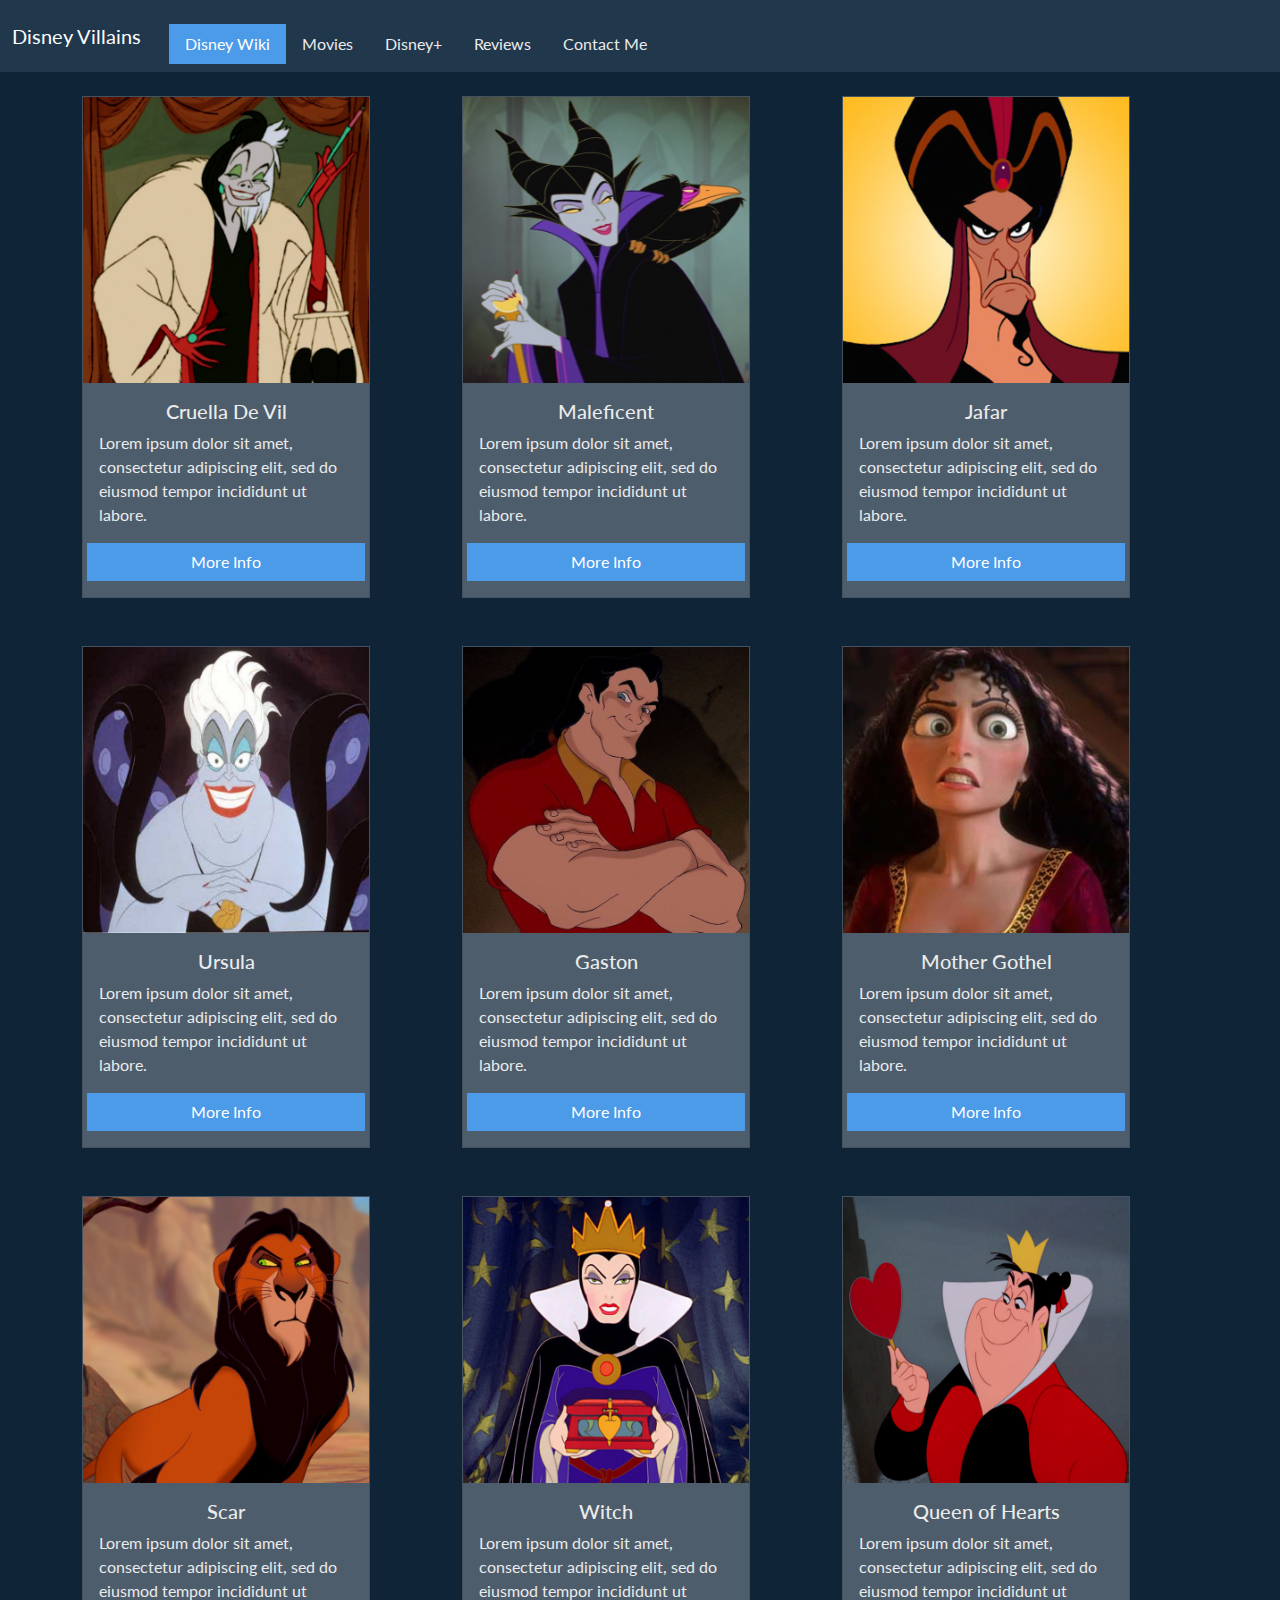
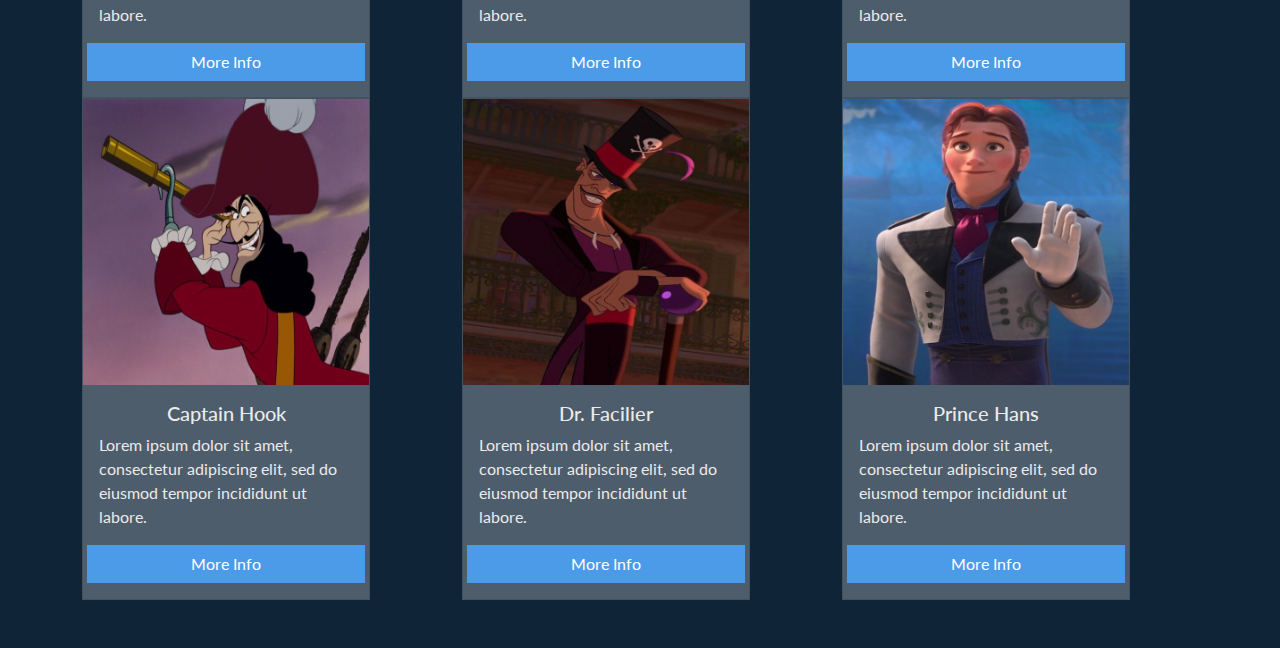
<file: index.html>
<!DOCTYPE html>
<html lang="en">
  <head>
    <meta charset="UTF-8" />
    <meta http-equiv="X-UA-Compatible" content="IE=edge" />
    <meta name="viewport" content="width=device-width, initial-scale=1.0" />
    <title>Disney Villains</title>
    <!-- CSS only -->
    <link
      href="https://cdn.jsdelivr.net/npm/bootstrap@5.0.2/dist/css/bootstrap.min.css"
      rel="stylesheet"
      integrity="sha384-EVSTQN3/azprG1Anm3QDgpJLIm9Nao0Yz1ztcQTwFspd3yD65VohhpuuCOmLASjC"
      crossorigin="anonymous"/>
    <link rel="stylesheet" href="css/style.css" />
 <link rel="stylesheet" href="css/bootstrap.min (15).css">
 <link rel="stylesheet" href="https://pro.fontawesome.com/releases/v5.10.0/css/all.css" integrity="sha384-AYmEC3Yw5cVb3ZcuHtOA93w35dYTsvhLPVnYs9eStHfGJvOvKxVfELGroGkvsg+p" crossorigin="anonymous"/>

  </head>
<body>
    <nav class="navbar navbar-expand-sm bg-dark navbar-dark fixed-top">
      <div class="container-fluid">
        <a class="navbar-brand" href="./index.html"><i class="fas fa-skull-crossbones"></i> Disney Villains  <i class="fas fa-skull-crossbones"></i></a>

        <div class="container mt-3">

          <ul class="nav nav-pills">
            <li class="nav-item">
              <a class="nav-link active" href="https://disney.fandom.com/wiki/The_Disney_Wiki">Disney Wiki</a>
            </li>
            <li class="nav-item">
              <a class="nav-link" href="./movies.html">Movies</a>
            </li>
            <li class="nav-item">
              <a class="nav-link" href="https://www.disneyplus.com/">Disney+</a>
            </li>
            <li class="nav-item">
                <a class="nav-link" href="./reviews.html">Reviews</a>
              </li>
            <li class="nav-item">
                <a class="nav-link" href="./contact.html">Contact Me</a>
              </li>
          </ul>
      </div>
    </nav>
    </div>
</div>

<br>
<br>
<br>
<br>

<div class="container">
    <div class="row">
      <div class="col-sm mb-5">
        <div class="card" style="width: 18rem;">

       

          <img src="./img/villains/cruella.png" class="card-img-top" alt="Cruella De Vil">
          <div class="card-body">
            <h5 class="card-title">Cruella De Vil</h5>
            <p class="card-text">Lorem ipsum dolor sit amet, consectetur adipiscing elit, sed do eiusmod tempor incididunt ut labore.</p>
            <a href="https://disney.fandom.com/wiki/Cruella_De_Vil" class="btn btn-primary row d-flex justify-content-center align-content-center">More Info</a>
          </div>
        </div>
      </div>

      <div class="col-sm">
        <div class="card" style="width: 18rem;">
          <img src="./img/villains/maleficent.jpeg" class="card- img-top" alt="Maleficent"> 
  
     <div class="card-body">
                <h5 class="card-title">Maleficent</h5>
                <p class="card-text">Lorem ipsum dolor sit amet, consectetur adipiscing elit, sed do eiusmod tempor incididunt ut labore.</p>
                <a href="https://disney.fandom.com/wiki/Maleficent" class="btn btn-primary row d-flex justify-content-center align-content-center">More Info</a>

            </div>  
        </div>                 
     </div>  

      <div class="col-sm">
        <div class="card" style="width: 18rem;">
          <img src="./img/villains/jafar.jpeg" class="card-img-top" alt="Jafar">
          <div class="card-body">
            <h5 class="card-title">Jafar</h5>
            <p class="card-text">Lorem ipsum dolor sit amet, consectetur adipiscing elit, sed do eiusmod tempor incididunt ut labore.</p>
            <a href="https://disney.fandom.com/wiki/Jafar" class="btn btn-primary row d-flex justify-content-center align-content-center">More Info</a>
          </div>
        </div>
      </div>
 
 <div class="col-sm">
        <div class="card" style="width: 18rem;">
<img src="./img/villains/ursula.png" class="card- img-top" alt="Ursula"> 
   <div class="card-body">
                <h5 class="card-title">Ursula</h5>
                <p class="card-text">Lorem ipsum dolor sit amet, consectetur adipiscing elit, sed do eiusmod tempor incididunt ut labore.</p>
                <a href="https://disney.fandom.com/wiki/Ursula" class="btn btn-primary row d-flex justify-content-center align-content-center">More Info</a>  
           </div>  
     </div>                 
</div>  



<div class="col-sm mb-5">
    <div class="card" style="width: 18rem;">
<img src="./img/villains/Gaston.jpeg" class="card- img-top" alt="Gaston"> 
<div class="card-body">
            <h5 class="card-title">Gaston</h5>
            <p class="card-text">Lorem ipsum dolor sit amet, consectetur adipiscing elit, sed do eiusmod tempor incididunt ut labore.</p>
            <a href="https://disney.fandom.com/wiki/Gaston" class="btn btn-primary row d-flex justify-content-center align-content-center">More Info</a>  
       </div>  
 </div>                 
</div> 


<div class="col-sm">
    <div class="card" style="width: 18rem;">
<img src="./img/villains/mother.jpeg" class="card- img-top" alt="Mother Gothel"> 
<div class="card-body">
            <h5 class="card-title">Mother Gothel</h5>
            <p class="card-text">Lorem ipsum dolor sit amet, consectetur adipiscing elit, sed do eiusmod tempor incididunt ut labore.</p>
            <a href="https://disney.fandom.com/wiki/Mother_Gothel" class="btn btn-primary row d-flex justify-content-center align-content-center">More Info</a>  
       </div>  
 </div>                 
</div> 



<div class="col-sm">
    <div class="card" style="width: 18rem;">
<img src="./img/villains/scar.png" class="card- img-top" alt="Scar"> 
<div class="card-body">
            <h5 class="card-title">Scar</h5>
            <p class="card-text">Lorem ipsum dolor sit amet, consectetur adipiscing elit, sed do eiusmod tempor incididunt ut labore.</p>
            <a href="https://disney.fandom.com/wiki/Scar" class="btn btn-primary row d-flex justify-content-center align-content-center">More Info</a>  
       </div>  
 </div>                 
</div> 


<div class="col-sm">
    <div class="card" style="width: 18rem;">
<img src="./img/villains/Witch.jpeg" class="card- img-top" alt="The Evil Queen"> 
<div class="card-body">
            <h5 class="card-title">Witch</h5>
            <p class="card-text">Lorem ipsum dolor sit amet, consectetur adipiscing elit, sed do eiusmod tempor incididunt ut labore.</p>
            <a href="https://disney.fandom.com/wiki/The_Evil_Queen" class="btn btn-primary row d-flex justify-content-center align-content-center">More Info</a>  
       </div>  
 </div>                 
</div> 


<div class="col-sm">
    <div class="card" style="width: 18rem;">
<img src="./img/villains/Queen.png" class="card- img-top" alt="Queen of Hearts">
<div class="card-body">
            <h5 class="card-title">Queen of Hearts</h5>
            <p class="card-text">Lorem ipsum dolor sit amet, consectetur adipiscing elit, sed do eiusmod tempor incididunt ut labore.</p>
            <a href="https://disney.fandom.com/wiki/Queen_of_Hearts" class="btn btn-primary row d-flex justify-content-center align-content-center">More Info</a>  
       </div>  
 </div>                 
</div> 


<div class="col-sm">
    <div class="card" style="width: 18rem;">
<img src="./img/villains/hook.jpeg" class="card- img-top" alt="Captain Hook"> 
<div class="card-body">
            <h5 class="card-title">Captain Hook</h5>
            <p class="card-text">Lorem ipsum dolor sit amet, consectetur adipiscing elit, sed do eiusmod tempor incididunt ut labore.</p>
            <a href="https://disney.fandom.com/wiki/Captain_Hook" class="btn btn-primary row d-flex justify-content-center align-content-center">More Info</a>  
       </div>  
 </div>                 
</div> 


<div class="col-sm">
    <div class="card" style="width: 18rem;">
<img src="./img/villains/doc.jpg" class="card- img-top" alt="Dr. Facilier"> 
<div class="card-body">
            <h5 class="card-title">Dr. Facilier</h5>
            <p class="card-text">Lorem ipsum dolor sit amet, consectetur adipiscing elit, sed do eiusmod tempor incididunt ut labore.</p>
            <a href="https://disney.fandom.com/wiki/Dr._Facilier" class="btn btn-primary row d-flex justify-content-center align-content-center">More Info</a>  
       </div>  
 </div>                 
</div> 


<div class="col-sm mb-5">
    <div class="card" style="width: 18rem;">
<img src="./img/villains/Hans.jpeg" class="card- img-top" alt="Prince Hans"> 
<div class="card-body">
            <h5 class="card-title">Prince Hans</h5>
            <p class="card-text">Lorem ipsum dolor sit amet, consectetur adipiscing elit, sed do eiusmod tempor incididunt ut labore.</p>
            <a href="https://disney.fandom.com/wiki/Hans" class="btn btn-primary row d-flex justify-content-center align-content-center">More Info</a>  
       </div>  
 </div>                 
</div> 

    <script
      src="https://code.jquery.com/jquery-3.6.0.js"
      integrity="sha256-H+K7U5CnXl1h5ywQfKtSj8PCmoN9aaq30gDh27Xc0jk="
      crossorigin="anonymous"
    ></script>
    
    <!-- JavaScript Bundle with Popper -->
    <script
      src="https://cdn.jsdelivr.net/npm/bootstrap@5.0.2/dist/js/bootstrap.bundle.min.js"
      integrity="sha384-MrcW6ZMFYlzcLA8Nl+NtUVF0sA7MsXsP1UyJoMp4YLEuNSfAP+JcXn/tWtIaxVXM"
      crossorigin="anonymous"
    ></script>
  </body>
</html>
</file>
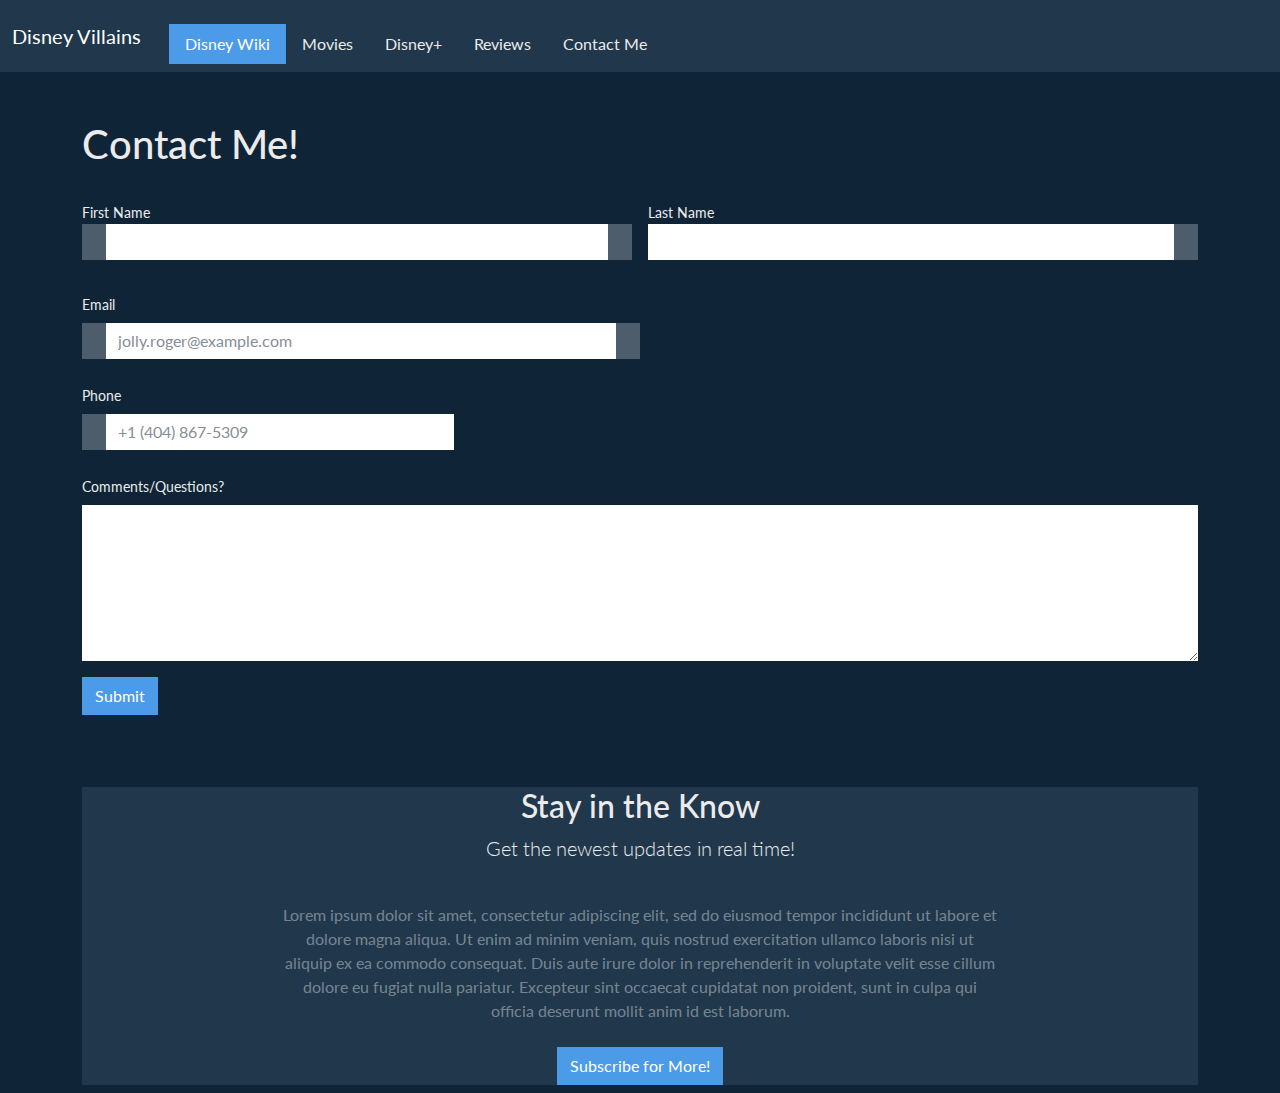
<file: contact.html>
<!DOCTYPE html>
<html lang="en">
  <head>
    <meta charset="UTF-8" />
    <meta http-equiv="X-UA-Compatible" content="IE=edge" />
    <meta name="viewport" content="width=device-width, initial-scale=1.0" />
    <title>Contact Me!</title>
    <!-- CSS only -->
    <link
      href="https://cdn.jsdelivr.net/npm/bootstrap@5.0.2/dist/css/bootstrap.min.css"
      rel="stylesheet"
      integrity="sha384-EVSTQN3/azprG1Anm3QDgpJLIm9Nao0Yz1ztcQTwFspd3yD65VohhpuuCOmLASjC"
      crossorigin="anonymous"
    />
    <link rel="stylesheet" href="css/style.css" />
    <link rel="stylesheet" href="css/bootstrap.min (15).css" />
    <link rel="stylesheet" href="https://pro.fontawesome.com/releases/v5.10.0/css/all.css" integrity="sha384-AYmEC3Yw5cVb3ZcuHtOA93w35dYTsvhLPVnYs9eStHfGJvOvKxVfELGroGkvsg+p" crossorigin="anonymous"/>
    <script>
      const tooltips = document.querySelectorAll('.tt')
      tooltips.forEach(t=>{
          new bootstrap.Tooltip(t)
      })
  </script>

  </head>
  <body>
    <nav class="navbar navbar-expand-sm bg-dark navbar-dark fixed-top">
      <div class="container-fluid">
        <a class="navbar-brand" href="./index.html"><i class="fas fa-skull-crossbones"></i> Disney Villains  <i class="fas fa-skull-crossbones"></i></a>

        <div class="container mt-3">

          <ul class="nav nav-pills">
            <li class="nav-item">
              <a class="nav-link active" href="https://disney.fandom.com/wiki/The_Disney_Wiki">Disney Wiki</a>
            </li>
            <li class="nav-item">
              <a class="nav-link" href="./movies.html">Movies</a>
            </li>
            <li class="nav-item">
              <a class="nav-link" href="https://www.disneyplus.com/">Disney+</a>
            </li>
            <li class="nav-item">
              <a class="nav-link" href="./reviews.html">Reviews</a>
            </li>
            <li class="nav-item">
                <a class="nav-link" href="./contact.html">Contact Me</a>
              </li>
          </ul>
      </div>
    </nav>
  </div>
</div>

<br>
<br>
<br>
<div class="container mt-5">
      <h1><i class="fas fa-file-signature"></i>  Contact Me! </h1>
      <br>
      
      <form class="row g-3">
        <div class="col-md-6">
          <label for="firstName">First Name</label>
          <div class="mb-4 input-group">
          <span class="input-group-text">
            <i class="fas fa-user-circle"></i>
          </span>
          <input type="text" class="form-control" id="firstName" required />
            <!--tooltip--> 
        <span class="input-group-text">
          <span class="tt" data-bs-placement="bottom" title="Enter your first name."> 
          <i class="fas fa-question-circle text-muted"></i>
        </div>
      </div>

        <div class="col-md-6">
          <label for="lastName">Last Name</label>
          <div class="mb-4 input-group">
            <input type="text" class="form-control" id="lastName" required />
           <!--tooltip--> 
           <span class="input-group-text">
          <span class="tt" data-bs-placement="bottom" title="Enter your last name."> 
          <i class="fas fa-question-circle text-muted"></i>
        </div>
      </div>
        <div class="justify-content-center my-2">
          <div class="col-lg-6">
          <label for="emailInfo" class="form-label">Email</label>
          <div class="mb-4 input-group">
            <span class="input-group-text">
              <i class="fas fa-envelope-square"></i>
            </span>
          <input type="email" class="form-control" id="emailInfo" placeholder="jolly.roger@example.com" required />
        <!--tooltip--> 
        <span class="input-group-text">
<span class="tt" data-bs-placement="bottom" title="Enter an email address we can reply to."> 
<i class="fas fa-question-circle text-muted"></i>

        </span> 
        </span>
        </div>
        </div>
        
        <div class="col-md-4">
          <label for="phoneNumber" class="form-label">Phone</label>
          <div class="mb-4 input-group">
            <span class="input-group-text">
              <i class="fas fa-phone-square-alt"></i>   </span>         
       
          <input
            type="text"
            class="form-control"
            id="phoneNumber"
            placeholder="+1 (404) 867-5309"
          />
        </div>
      </div>

        <div class="col-md-12">
          <label for="comments" class="form-label">Comments/Questions?</label>
          <textarea class="form-control" id="comments" rows="6" required></textarea>
        </div>
        <div class="col-md-12">
          <button type="submit" class="btn btn-primary mt-3">Submit</button>
           
      </form>
    </div>

<br>
<br>
<br>
<!--get updates / modal trigger-->
<section class="bg-dark">
<div class="container">
  <div class="text-center">
<h2>Stay in the Know</h2>
<p class="lead">Get the newest updates in real time!</p>
  </div>
  <div class="row justify-content-center">
  <div class="col-md-8 text-center">
    <p class="text-muted my-4">Lorem ipsum dolor sit amet, consectetur adipiscing elit, sed do eiusmod tempor incididunt ut labore et dolore magna aliqua. Ut enim ad minim veniam, quis nostrud exercitation ullamco laboris nisi ut aliquip ex ea commodo consequat. Duis aute irure dolor in reprehenderit in voluptate velit esse cillum dolore eu fugiat nulla pariatur. Excepteur sint occaecat cupidatat non proident, sunt in culpa qui officia deserunt mollit anim id est laborum.</p>
  <button class="btn btn-primary" data-bs-toggle="modal" data-bs-target="#reg-modal">
    Subscribe for More!
  </button>
  </div>
  </div>
</div>
</section>

<!--Actual modal-->

<div class="modal fade" id="reg-modal" tabindex="-1" aria-labelledby="modal-title" 
aria-hidden="true">
  <div class="modal-dialog">
    <div class="modal-content">
      <div class="modal-header">
        <h5 class="modal-title" id="modal-title">Subscribe for More!</h5>
        <button type="button" class="btn-close" data-bs-dismiss="modal" 
        aria-label="Close"></button>
      </div>
      <div class="modal-body">
        <p>Lorem ipsum dolor sit amet, consectetur adipiscing elit, sed do eiusmod 
          tempor incididunt ut labore et dolore magna aliqua. Ut enim ad minim veniam, 
          quis nostrud exercitation ullamco laboris nisi ut aliquip ex ea commodo 
          consequat. Duis aute irure dolor in reprehenderit in voluptate velit esse 
          cillum dolore eu fugiat nulla pariatur. Excepteur sint occaecat cupidatat non 
          proident, sunt in culpa qui officia deserunt mollit anim id est laborum.</p>
        <label for="modal-email" class="form-label">Your email address:</label>
        <input type="email" class="form-control" id="modal-email" placeholder="e.g. jolly.roger@example.com">
        </div>
        <div class="modal-footer">
          <button class="btn btn-primary">Submit</button>
      </div>
    </div>
  </div>
</div>



<script src="https://code.jquery.com/jquery-3.6.0.js" integrity="sha256-H+K7U5CnXl1h5ywQfKtSj8PCmoN9aaq30gDh27Xc0jk=" crossorigin="anonymous"></script>


<!-- JavaScript Bundle with Popper -->
<script src="https://cdn.jsdelivr.net/npm/bootstrap@5.0.2/dist/js/bootstrap.bundle.min.js" integrity="sha384-MrcW6ZMFYlzcLA8Nl+NtUVF0sA7MsXsP1UyJoMp4YLEuNSfAP+JcXn/tWtIaxVXM" crossorigin="anonymous"></script>
  </body>
</html>
</file>
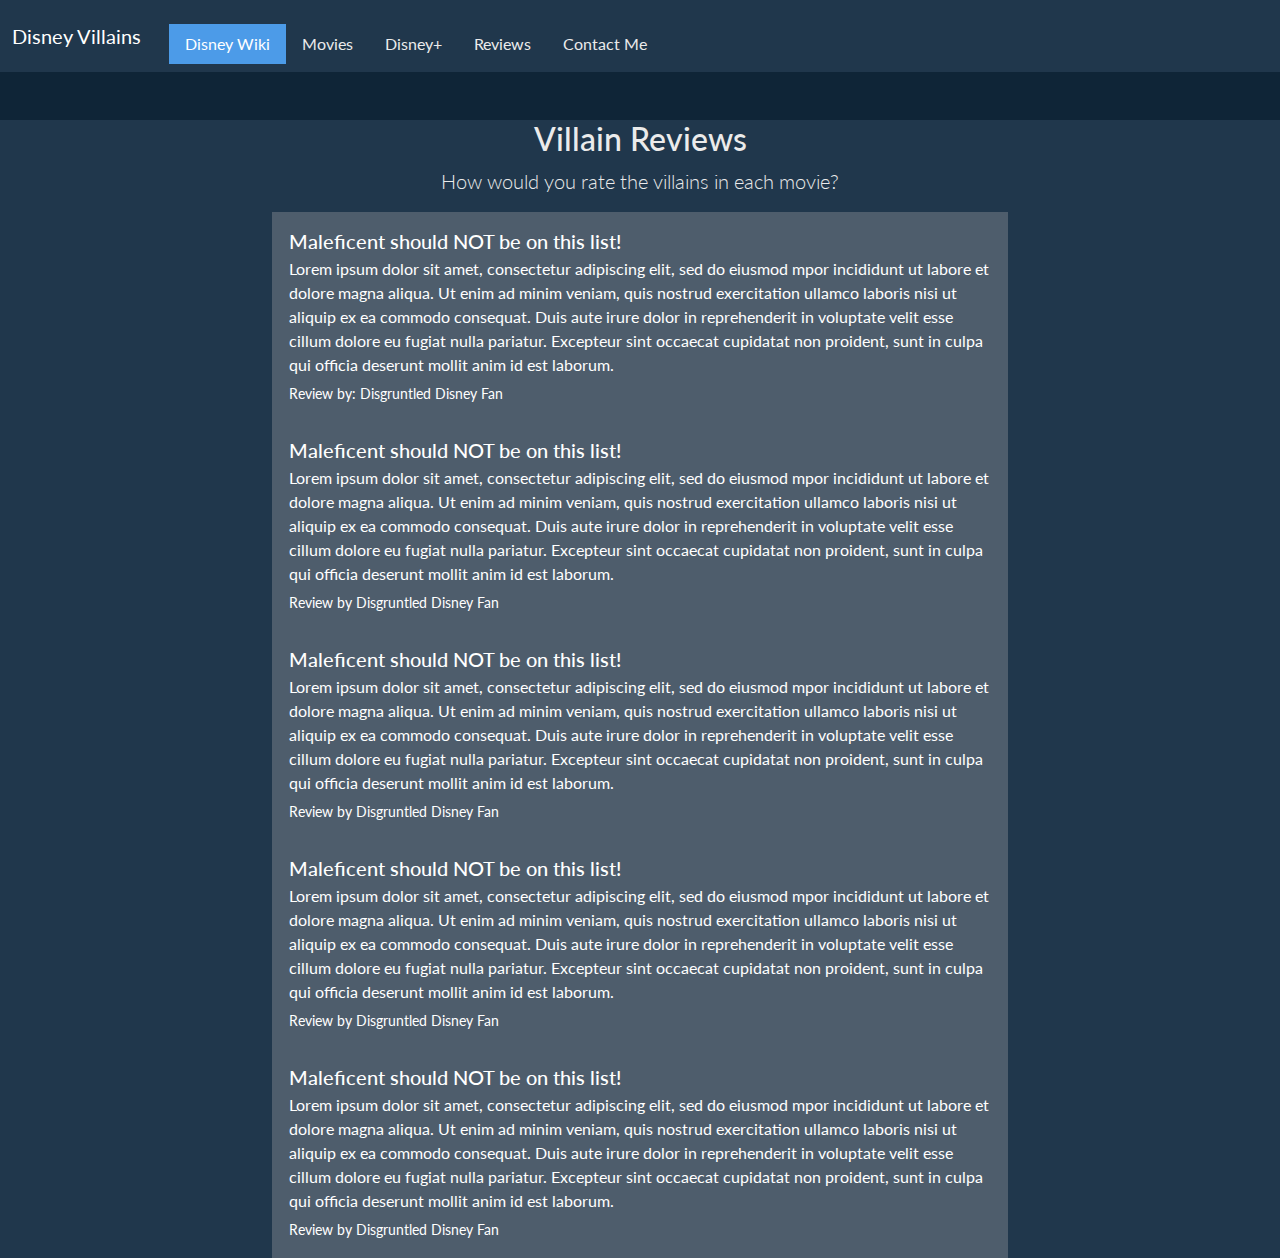
<file: reviews.html>
<!DOCTYPE html>
<html lang="en">
  <head>
    <meta charset="UTF-8" />
    <meta http-equiv="X-UA-Compatible" content="IE=edge" />
    <meta name="viewport" content="width=device-width, initial-scale=1.0" />
    <title>Reviews</title>
    <!-- CSS only -->
    <link
      href="https://cdn.jsdelivr.net/npm/bootstrap@5.0.2/dist/css/bootstrap.min.css"
      rel="stylesheet"
      integrity="sha384-EVSTQN3/azprG1Anm3QDgpJLIm9Nao0Yz1ztcQTwFspd3yD65VohhpuuCOmLASjC"
      crossorigin="anonymous"
    />
    <link rel="stylesheet" href="css/style.css" />
    <link rel="stylesheet" href="./css/bootstrap.min (15).css" />
  </head>
  <body>
    <nav class="navbar navbar-expand-sm bg-dark navbar-dark fixed-top">
        <div class="container-fluid">
          <a class="navbar-brand" href="./index.html"><i class="fas fa-skull-crossbones"></i> Disney Villains  <i class="fas fa-skull-crossbones"></i></a>
  
          <div class="container mt-3">
  
            <ul class="nav nav-pills">
              <li class="nav-item">
                <a class="nav-link active" href="https://disney.fandom.com/wiki/The_Disney_Wiki">Disney Wiki</a>
              </li>
              <li class="nav-item">
                <a class="nav-link" href="./movies.html">Movies</a>
              </li>
              <li class="nav-item">
                <a class="nav-link" href="https://www.disneyplus.com/">Disney+</a>
              </li>
              <li class="nav-item">
                <a class="nav-link" href="./reviews.html">Reviews</a>
              </li>
              <li class="nav-item">
                  <a class="nav-link" href="./contact.html">Contact Me</a>
                </li>
            </ul>
        </div>
      </nav>
<br>
<br>
<br>
<br>
<br>




<!--reviews list-->

<section id="reviews" class="bg-dark">
    <div class="container-lg">
        <div class="text-center">
            <h2>Villain Reviews</h2>
            <p class="lead">How would you rate the villains in each movie?</p>
        </div>

        <div class="row justify-content-center">
            <div class="col-lg-8">
                <div class="list-group">
                    <div class="list-group-item py-3">
                        <h5 class="mb-1">Maleficent should NOT be on this list!</h5>
                        <p class="mb-1">Lorem ipsum dolor sit amet, consectetur adipiscing elit, sed do eiusmod 
                            mpor incididunt ut labore et dolore magna aliqua. Ut enim ad minim veniam, quis 
                            nostrud exercitation ullamco laboris nisi ut aliquip ex ea commodo consequat. 
                            Duis aute irure dolor in reprehenderit in voluptate velit esse cillum dolore eu 
                            fugiat nulla pariatur. Excepteur sint occaecat cupidatat non proident, sunt in culpa 
                            qui officia deserunt mollit anim id est laborum.
                        </p>
                        <small>Review by: Disgruntled Disney Fan</small>
                    </div>

                    <div class="list-group-item py-3">
                        <h5 class="mb-1">Maleficent should NOT be on this list!</h5>
                        <p class="mb-1">Lorem ipsum dolor sit amet, consectetur adipiscing elit, sed do eiusmod 
                            mpor incididunt ut labore et dolore magna aliqua. Ut enim ad minim veniam, quis 
                            nostrud exercitation ullamco laboris nisi ut aliquip ex ea commodo consequat. 
                            Duis aute irure dolor in reprehenderit in voluptate velit esse cillum dolore eu 
                            fugiat nulla pariatur. Excepteur sint occaecat cupidatat non proident, sunt in culpa 
                            qui officia deserunt mollit anim id est laborum.
                        </p>
                        <small>Review by Disgruntled Disney Fan</small>
                    </div>

                    <div class="list-group-item py-3">
                        <h5 class="mb-1">Maleficent should NOT be on this list!</h5>
                        <p class="mb-1">Lorem ipsum dolor sit amet, consectetur adipiscing elit, sed do eiusmod 
                            mpor incididunt ut labore et dolore magna aliqua. Ut enim ad minim veniam, quis 
                            nostrud exercitation ullamco laboris nisi ut aliquip ex ea commodo consequat. 
                            Duis aute irure dolor in reprehenderit in voluptate velit esse cillum dolore eu 
                            fugiat nulla pariatur. Excepteur sint occaecat cupidatat non proident, sunt in culpa 
                            qui officia deserunt mollit anim id est laborum.
                        </p>
                        <small>Review by Disgruntled Disney Fan</small>
                    </div>

                    <div class="list-group-item py-3">
                        <h5 class="mb-1">Maleficent should NOT be on this list!</h5>
                        <p class="mb-1">Lorem ipsum dolor sit amet, consectetur adipiscing elit, sed do eiusmod 
                            mpor incididunt ut labore et dolore magna aliqua. Ut enim ad minim veniam, quis 
                            nostrud exercitation ullamco laboris nisi ut aliquip ex ea commodo consequat. 
                            Duis aute irure dolor in reprehenderit in voluptate velit esse cillum dolore eu 
                            fugiat nulla pariatur. Excepteur sint occaecat cupidatat non proident, sunt in culpa 
                            qui officia deserunt mollit anim id est laborum.
                        </p>
                        <small>Review by Disgruntled Disney Fan</small>
                    </div>

                    <div class="list-group-item py-3">
                        <h5 class="mb-1">Maleficent should NOT be on this list!</h5>
                        <p class="mb-1">Lorem ipsum dolor sit amet, consectetur adipiscing elit, sed do eiusmod 
                            mpor incididunt ut labore et dolore magna aliqua. Ut enim ad minim veniam, quis 
                            nostrud exercitation ullamco laboris nisi ut aliquip ex ea commodo consequat. 
                            Duis aute irure dolor in reprehenderit in voluptate velit esse cillum dolore eu 
                            fugiat nulla pariatur. Excepteur sint occaecat cupidatat non proident, sunt in culpa 
                            qui officia deserunt mollit anim id est laborum.
                        </p>
                        <small>Review by Disgruntled Disney Fan</small>
                    </div>
                </div>
            </div>
        </div>
    </div>
</section>


    <script
      src="https://code.jquery.com/jquery-3.6.0.js"
      integrity="sha256-H+K7U5CnXl1h5ywQfKtSj8PCmoN9aaq30gDh27Xc0jk="
      crossorigin="anonymous"
    ></script>

    <!-- JavaScript Bundle with Popper -->
    <script
      src="https://cdn.jsdelivr.net/npm/bootstrap@5.0.2/dist/js/bootstrap.bundle.min.js"
      integrity="sha384-MrcW6ZMFYlzcLA8Nl+NtUVF0sA7MsXsP1UyJoMp4YLEuNSfAP+JcXn/tWtIaxVXM"
      crossorigin="anonymous"
    ></script>
  </body>
</html>
</file>
<file: css/style.css>
body {
  background-color: gray;
}
.card {
  transition: border-color 1s, box-shadow 0.5s;
}
.card:hover {
  border-color: rgb(255, 0, 0);
  box-shadow: 0px 0px 10px 2px rgb(255, 0, 0);
}

.card-title {
  display: flex;
  justify-content: center;
}

.film {
  font-size: 3rem;
}

@media all and (max-width: 1080px) {
  .container {
    width: 100%;
  }
  .card {
    width: 100%;
  }
  .card-title {
    font-size: 2rem;
  }
  .film {
    font-size: 2rem;
  }

  .card-img-top {
    width: 286px;
    height: 286px;
  }
}
</file>
